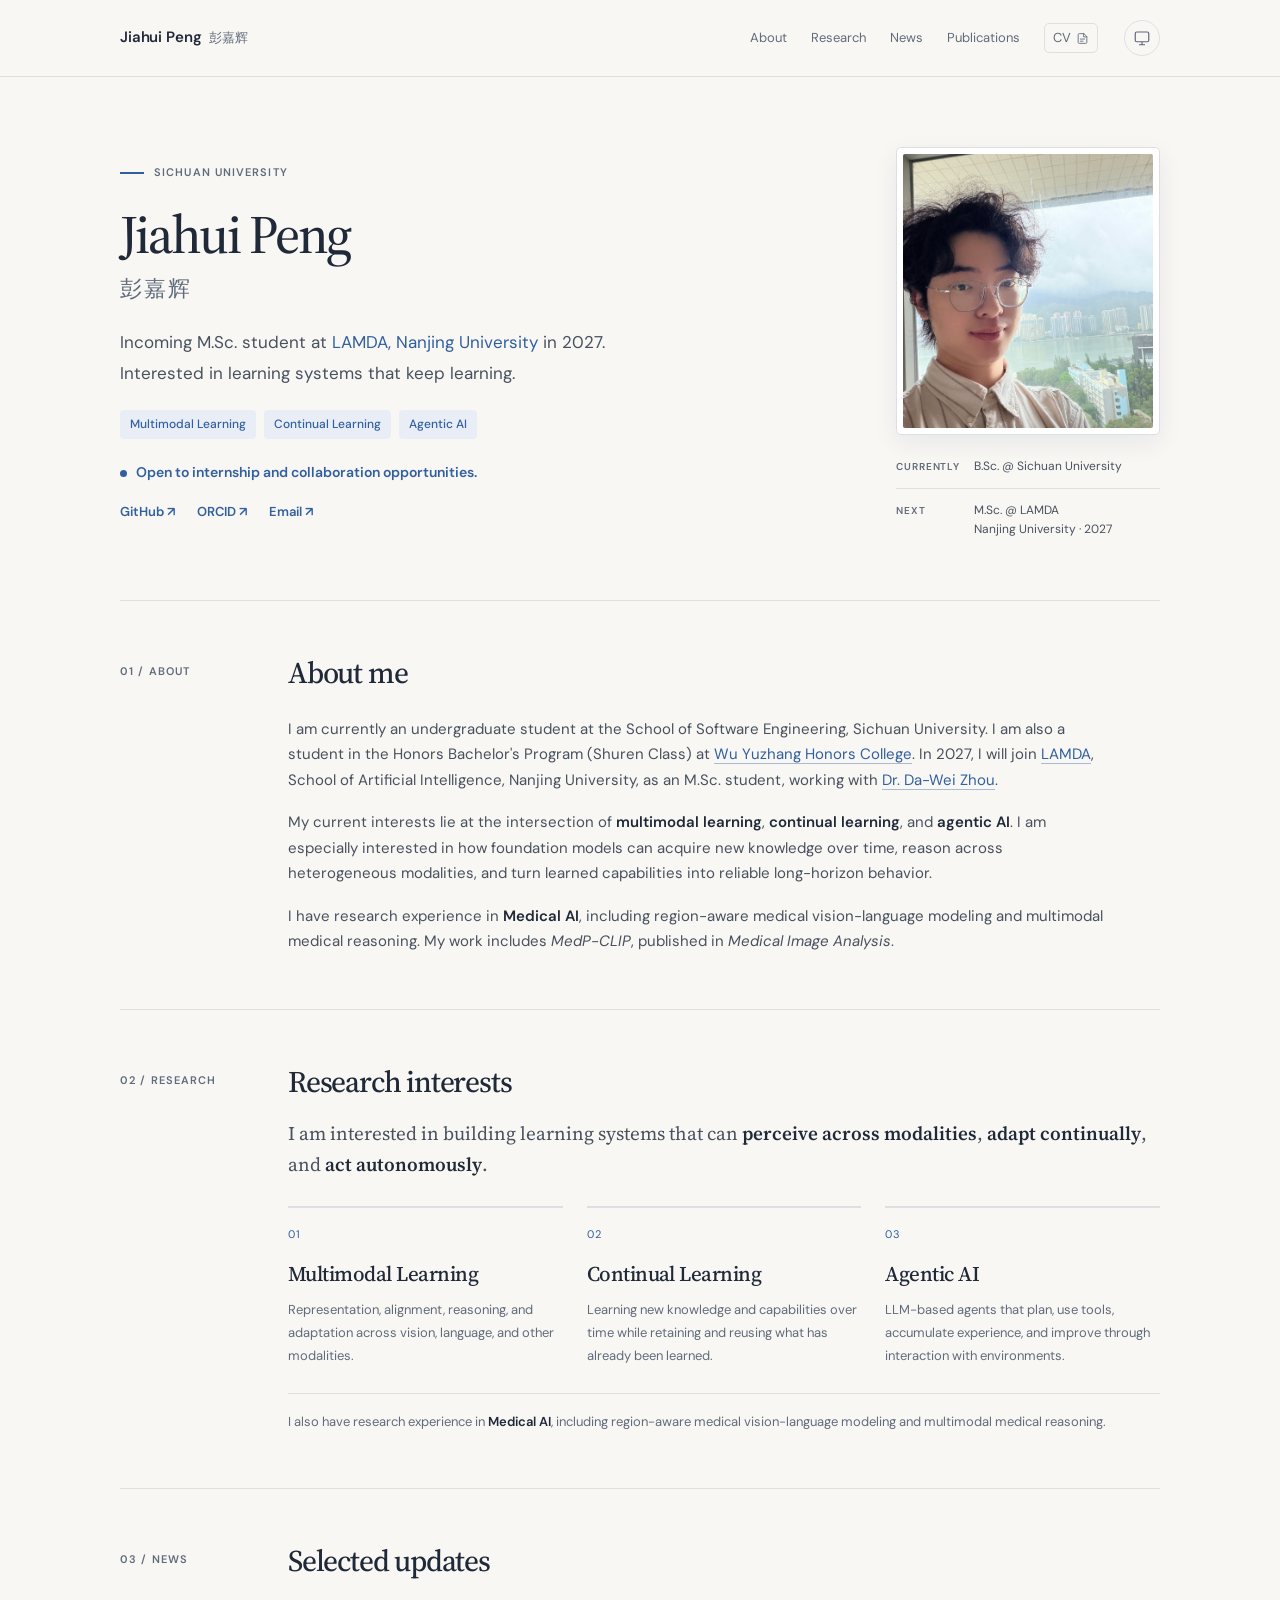
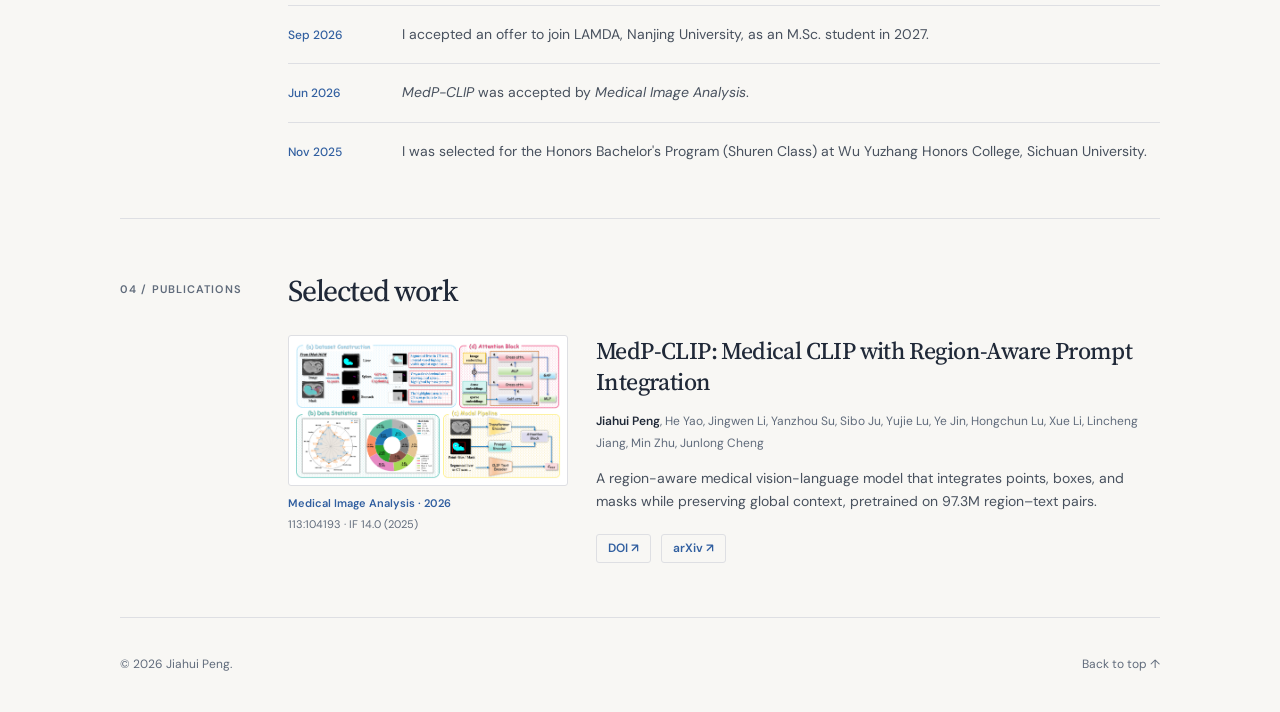
<file: index.html>
<!doctype html>
<html lang="en">
<head>
  <meta charset="utf-8" />
  <meta name="viewport" content="width=device-width, initial-scale=1" />
  <meta name="description" content="Jiahui Peng — multimodal learning, continual learning, and agentic AI." />
  <meta name="color-scheme" content="dark light" />
  <meta name="darkreader-lock" />
  <meta name="theme-color" content="#171b24" />
  <script src="script.js"></script>
  <meta property="og:title" content="Jiahui Peng | 彭嘉辉" />
  <meta property="og:description" content="Multimodal Learning · Continual Learning · Agentic AI" />
  <meta property="og:type" content="website" />
  <meta property="og:url" content="https://jh-peng.github.io/" />
  <meta property="og:image" content="https://jh-peng.github.io/assets/ava.JPG" />
  <meta property="og:image:alt" content="Portrait of Jiahui Peng" />
  <link rel="canonical" href="https://jh-peng.github.io/" />
  <title>Jiahui Peng | 彭嘉辉</title>
  <link rel="icon" href="assets/favicon.svg" type="image/svg+xml" />
  <link rel="preconnect" href="https://fonts.googleapis.com" />
  <link rel="preconnect" href="https://fonts.gstatic.com" crossorigin />
  <link href="https://fonts.googleapis.com/css2?family=DM+Sans:wght@400;500;600;700&family=Source+Serif+4:opsz,wght@8..60,500;8..60,600&display=swap" rel="stylesheet" />
  <link rel="stylesheet" href="style.css" />
</head>
<body>
  <a class="skip-link" href="#top">Skip to content</a>
  <header class="site-header">
    <div class="nav-wrap">
      <a class="brand" href="#top" aria-label="Jiahui Peng home">
        <span>Jiahui Peng <span class="brand-cn">彭嘉辉</span></span>
      </a>
      <button class="theme-toggle" type="button" aria-label="Theme: System. Switch to light mode" hidden>
        <svg class="icon-system" viewBox="0 0 24 24" fill="none" stroke="currentColor" stroke-width="1.6" aria-hidden="true"><rect x="3" y="4" width="18" height="13" rx="2"/><path d="M8 21h8m-4-4v4"/></svg>
        <svg class="icon-moon" viewBox="0 0 24 24" fill="none" stroke="currentColor" stroke-width="1.6" aria-hidden="true"><path d="M20.4 13.3A8.5 8.5 0 0 1 10.7 3.6a8.5 8.5 0 1 0 9.7 9.7Z" /></svg>
        <svg class="icon-sun" viewBox="0 0 24 24" fill="none" stroke="currentColor" stroke-width="1.6" aria-hidden="true"><circle cx="12" cy="12" r="4"/><path d="M12 2v2m0 16v2M2 12h2m16 0h2M4.9 4.9l1.4 1.4m11.4 11.4 1.4 1.4m0-14.2-1.4 1.4M6.3 17.7l-1.4 1.4"/></svg>
      </button>
      <nav class="nav" aria-label="Primary navigation">
        <a href="#about">About</a>
        <a href="#research">Research</a>
        <a href="#news">News</a>
        <a href="#publications">Publications</a>
        <a class="nav-page" href="cv.html" aria-label="CV (separate page)" title="Open CV page">CV <svg viewBox="0 0 24 24" fill="none" stroke="currentColor" stroke-width="1.6" stroke-linecap="round" stroke-linejoin="round" aria-hidden="true"><path d="M14 3H6a2 2 0 0 0-2 2v14a2 2 0 0 0 2 2h12a2 2 0 0 0 2-2V9Z"/><path d="M14 3v6h6M8 13h8M8 17h5"/></svg></a>
      </nav>
    </div>
  </header>

  <main id="top" tabindex="-1">
    <section class="hero shell">
      <div class="hero-copy">
        <p class="eyebrow">Sichuan University</p>
        <h1>Jiahui Peng <span>彭嘉辉</span></h1>
        <p class="hero-lede">
          Incoming M.Sc. student at <a href="https://www.lamda.nju.edu.cn/" target="_blank" rel="noreferrer">LAMDA, Nanjing University</a> in 2027.<br />
          Interested in learning systems that keep learning.
        </p>
        <ul class="interest-tags" aria-label="Research interests">
          <li>Multimodal Learning</li>
          <li>Continual Learning</li>
          <li>Agentic AI</li>
        </ul>
        <p class="opportunity-note"><span class="opportunity-dot" aria-hidden="true"></span>Open to internship and collaboration opportunities.</p>
        <div class="hero-links" aria-label="Profile links">
          <a href="https://github.com/jh-peng" target="_blank" rel="noreferrer">GitHub ↗</a>
          <a href="https://orcid.org/0009-0007-1012-2414" target="_blank" rel="noreferrer">ORCID ↗</a>
          <a href="mailto:jh.peng05@outlook.com">Email ↗</a>
        </div>
      </div>

      <aside class="identity-card" aria-label="Profile summary">
        <div class="portrait-frame">
          <img class="portrait" src="assets/ava.JPG" alt="Portrait of Jiahui Peng" title="Taken at S.H. Ho College, The Chinese University of Hong Kong." width="2316" height="3088" fetchpriority="high" />
        </div>
        <div class="identity-meta">
          <p class="identity-role">Currently</p>
          <p>B.Sc. @ Sichuan University</p>
          <div class="divider"></div>
          <p class="identity-role">Next</p>
          <p>M.Sc. @ LAMDA<br />Nanjing University · 2027</p>
        </div>
      </aside>
    </section>

    <section id="about" class="section shell two-col">
      <div class="section-kicker">01 / About</div>
      <div class="section-body prose">
        <h2>About me</h2>
        <p>
          I am currently an undergraduate student at the School of Software Engineering, Sichuan University.
          I am also a student in the Honors Bachelor's Program (Shuren Class) at
          <a href="https://www.scu.edu.cn/wyzxy/" target="_blank" rel="noreferrer">Wu Yuzhang Honors College</a>. In 2027,
          I will join <a href="https://www.lamda.nju.edu.cn/" target="_blank" rel="noreferrer">LAMDA</a>,
          School of Artificial Intelligence, Nanjing University, as an M.Sc. student, working with
          <a href="https://www.lamda.nju.edu.cn/zhoudw/" target="_blank" rel="noreferrer">Dr. Da-Wei Zhou</a>.
        </p>
        <p>
          My current interests lie at the intersection of <strong>multimodal learning</strong>,
          <strong>continual learning</strong>, and <strong>agentic AI</strong>. I am especially interested in
          how foundation models can acquire new knowledge over time, reason across heterogeneous modalities,
          and turn learned capabilities into reliable long-horizon behavior.
        </p>
        <p>
          I have research experience in <strong>Medical AI</strong>, including region-aware medical
          vision-language modeling and multimodal medical reasoning. My work includes <em>MedP-CLIP</em>,
          published in <em>Medical Image Analysis</em>.
        </p>
      </div>
    </section>

    <section id="research" class="section shell two-col">
      <div class="section-kicker">02 / Research</div>
      <div class="section-body">
        <h2>Research interests</h2>
        <p class="research-intro">
          I am interested in building learning systems that can <strong>perceive across modalities</strong>,
          <strong>adapt continually</strong>, and <strong>act autonomously</strong>.
        </p>
        <div class="research-grid">
          <article class="research-card">
            <span class="card-index">01</span>
            <h3>Multimodal Learning</h3>
            <p>Representation, alignment, reasoning, and adaptation across vision, language, and other modalities.</p>
          </article>
          <article class="research-card">
            <span class="card-index">02</span>
            <h3>Continual Learning</h3>
            <p>Learning new knowledge and capabilities over time while retaining and reusing what has already been learned.</p>
          </article>
          <article class="research-card">
            <span class="card-index">03</span>
            <h3>Agentic AI</h3>
            <p>LLM-based agents that plan, use tools, accumulate experience, and improve through interaction with environments.</p>
          </article>
        </div>
        <p class="research-note">
          I also have research experience in <strong>Medical AI</strong>, including region-aware medical
          vision-language modeling and multimodal medical reasoning.
        </p>
      </div>
    </section>

    <section id="news" class="section shell two-col">
      <div class="section-kicker">03 / News</div>
      <div class="section-body">
        <div class="section-title-row">
          <h2>Selected updates</h2>
        </div>
        <div class="timeline">
          <article class="timeline-item">
            <time datetime="2026-09">Sep 2026</time>
            <p>I accepted an offer to join LAMDA, Nanjing University, as an M.Sc. student in 2027.</p>
          </article>
          <article class="timeline-item">
            <time datetime="2026-06">Jun 2026</time>
            <p><em>MedP-CLIP</em> was accepted by <em>Medical Image Analysis</em>.</p>
          </article>
          <article class="timeline-item">
            <time datetime="2025-11">Nov 2025</time>
            <p>I was selected for the Honors Bachelor's Program (Shuren Class) at Wu Yuzhang Honors College, Sichuan University.</p>
          </article>
        </div>
      </div>
    </section>

    <section id="publications" class="section shell two-col publication-section">
      <div class="section-kicker">04 / Publications</div>
      <div class="section-body">
        <h2>Selected work</h2>
        <article class="publication-card">
          <figure class="pub-figure">
            <a class="pub-visual" href="assets/medp-clip-figure2.png" target="_blank" rel="noreferrer" aria-label="View MedP-CLIP Figure 2 at full size">
              <img src="assets/medp-clip-figure2.png" alt="MedP-CLIP Figure 2: dataset construction, data statistics, model pipeline, and attention block" width="2381" height="1226" loading="lazy" />
            </a>
            <figcaption>
              <span class="pub-venue">Medical Image Analysis · 2026</span>
              <span class="pub-metrics">113:104193 · IF 14.0 (2025)</span>
            </figcaption>
          </figure>
          <div class="pub-copy">
            <h3>MedP-CLIP: Medical CLIP with Region-Aware Prompt Integration</h3>
            <p class="authors"><strong>Jiahui Peng</strong>, He Yao, Jingwen Li, Yanzhou Su, Sibo Ju, Yujie Lu, Ye Jin, Hongchun Lu, Xue Li, Lincheng Jiang, Min Zhu, Junlong Cheng</p>
            <p class="pub-desc">
              A region-aware medical vision-language model that integrates points, boxes, and masks while preserving global context, pretrained on 97.3M region–text pairs.
            </p>
            <div class="pub-links">
              <a href="https://doi.org/10.1016/j.media.2026.104193" target="_blank" rel="noreferrer">DOI ↗</a>
              <a href="https://arxiv.org/abs/2604.11197" target="_blank" rel="noreferrer">arXiv ↗</a>
            </div>
          </div>
        </article>
      </div>
    </section>
  </main>

  <footer class="site-footer shell">
    <p>© <span id="year"></span> Jiahui Peng.</p>
    <a class="back-to-top" href="#top">Back to top ↑</a>
  </footer>
</body>
</html>
</file>
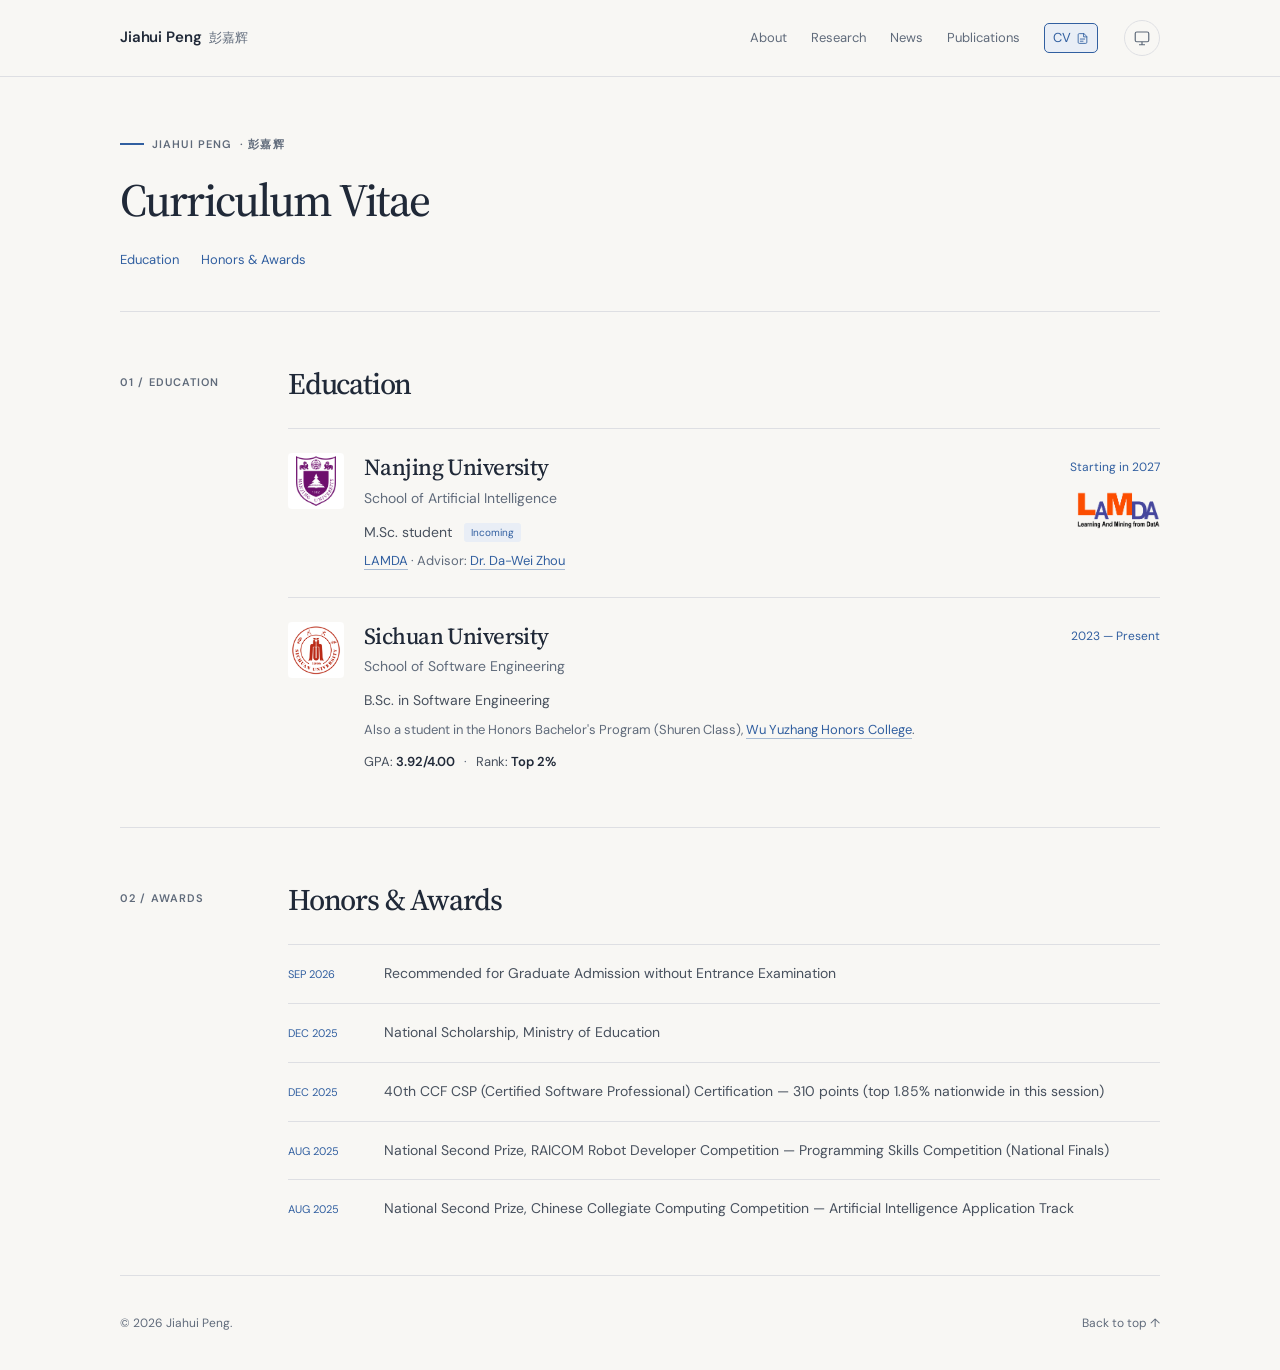
<file: cv.html>
<!doctype html>
<html lang="en">
<head>
  <meta charset="utf-8" />
  <meta name="viewport" content="width=device-width, initial-scale=1" />
  <meta name="description" content="Jiahui Peng — education, honors, and awards." />
  <meta name="color-scheme" content="dark light" />
  <meta name="darkreader-lock" />
  <meta name="theme-color" content="#171b24" />
  <script src="script.js"></script>
  <meta property="og:title" content="CV | Jiahui Peng" />
  <meta property="og:description" content="Education, honors, and awards of Jiahui Peng." />
  <meta property="og:type" content="website" />
  <meta property="og:url" content="https://jh-peng.github.io/cv.html" />
  <link rel="canonical" href="https://jh-peng.github.io/cv.html" />
  <title>CV | Jiahui Peng · 彭嘉辉</title>
  <link rel="icon" href="assets/favicon.svg" type="image/svg+xml" />
  <link rel="preconnect" href="https://fonts.googleapis.com" />
  <link rel="preconnect" href="https://fonts.gstatic.com" crossorigin />
  <link href="https://fonts.googleapis.com/css2?family=DM+Sans:wght@400;500;600;700&family=Source+Serif+4:opsz,wght@8..60,500;8..60,600&display=swap" rel="stylesheet" />
  <link rel="stylesheet" href="style.css" />
</head>
<body>
  <a class="skip-link" href="#top">Skip to content</a>
  <header class="site-header">
    <div class="nav-wrap">
      <a class="brand" href="index.html" aria-label="Jiahui Peng home">
        <span>Jiahui Peng <span class="brand-cn">彭嘉辉</span></span>
      </a>
      <button class="theme-toggle" type="button" aria-label="Theme: System. Switch to light mode" hidden>
        <svg class="icon-system" viewBox="0 0 24 24" fill="none" stroke="currentColor" stroke-width="1.6" aria-hidden="true"><rect x="3" y="4" width="18" height="13" rx="2"/><path d="M8 21h8m-4-4v4"/></svg>
        <svg class="icon-moon" viewBox="0 0 24 24" fill="none" stroke="currentColor" stroke-width="1.6" aria-hidden="true"><path d="M20.4 13.3A8.5 8.5 0 0 1 10.7 3.6a8.5 8.5 0 1 0 9.7 9.7Z" /></svg>
        <svg class="icon-sun" viewBox="0 0 24 24" fill="none" stroke="currentColor" stroke-width="1.6" aria-hidden="true"><circle cx="12" cy="12" r="4"/><path d="M12 2v2m0 16v2M2 12h2m16 0h2M4.9 4.9l1.4 1.4m11.4 11.4 1.4 1.4m0-14.2-1.4 1.4M6.3 17.7l-1.4 1.4"/></svg>
      </button>
      <nav class="nav" aria-label="Primary navigation">
        <a href="index.html#about">About</a>
        <a href="index.html#research">Research</a>
        <a href="index.html#news">News</a>
        <a href="index.html#publications">Publications</a>
        <a class="nav-page" href="cv.html" aria-current="page" aria-label="CV (separate page)" title="CV page">CV <svg viewBox="0 0 24 24" fill="none" stroke="currentColor" stroke-width="1.6" stroke-linecap="round" stroke-linejoin="round" aria-hidden="true"><path d="M14 3H6a2 2 0 0 0-2 2v14a2 2 0 0 0 2 2h12a2 2 0 0 0 2-2V9Z"/><path d="M14 3v6h6M8 13h8M8 17h5"/></svg></a>
      </nav>
    </div>
  </header>

  <main id="top" class="cv-page" tabindex="-1">
    <header class="cv-header shell">
      <p class="eyebrow">Jiahui Peng <span lang="zh">· 彭嘉辉</span></p>
      <h1>Curriculum Vitae</h1>
      <nav class="cv-toc" aria-label="CV sections">
        <a href="#education">Education</a>
        <a href="#honors">Honors &amp; Awards</a>
      </nav>
    </header>

    <section id="education" class="section shell">
      <div class="section-kicker">01 / Education</div>
      <div class="section-body">
        <h2>Education</h2>
        <div class="cv-entries">
          <article class="cv-entry">
            <!-- Official JPEG emblem: https://ndbgs.nju.edu.cn/zlxz/bsbz/20231012/i251602.html -->
            <img class="cv-logo" src="assets/nju-logo.jpg" alt="Nanjing University emblem" width="1723" height="2160">
            <div class="cv-entry-copy">
              <h3>Nanjing University</h3>
              <p class="cv-school">School of Artificial Intelligence</p>
              <p class="cv-degree">M.Sc. student <span class="cv-status">Incoming</span></p>
              <p class="cv-detail"><a href="https://www.lamda.nju.edu.cn/" target="_blank" rel="noreferrer">LAMDA</a> · Advisor: <a href="https://www.lamda.nju.edu.cn/zhoudw/" target="_blank" rel="noreferrer">Dr. Da-Wei Zhou</a></p>
            </div>
            <div class="cv-entry-aside">
              <p class="cv-date">Starting in <time datetime="2027">2027</time></p>
              <a class="cv-lab-link" href="https://www.lamda.nju.edu.cn/" target="_blank" rel="noreferrer" aria-label="LAMDA group website">
                <!-- Original logo: https://www.lamda.nju.edu.cn/images/pub/lamda.png -->
                <img class="cv-lab-logo" src="assets/lamda-logo.png" alt="LAMDA — Learning And Mining from DatA" width="1800" height="771">
              </a>
            </div>
          </article>
          <article class="cv-entry">
            <!-- Emblem rendered from page 5 of https://scu.edu.cn/wj/1402363144357573-1402363144360249.pdf -->
            <img class="cv-logo" src="assets/scu-logo.png" alt="Sichuan University emblem" width="1204" height="1204">
            <div class="cv-entry-copy">
              <h3>Sichuan University</h3>
              <p class="cv-school">School of Software Engineering</p>
              <p class="cv-degree">B.Sc. in Software Engineering</p>
              <p class="cv-detail">Also a student in the Honors Bachelor's Program (Shuren Class), <a href="https://www.scu.edu.cn/wyzxy/" target="_blank" rel="noreferrer">Wu Yuzhang Honors College</a>.</p>
              <p class="cv-academic">GPA: <strong>3.92/4.00</strong> <span aria-hidden="true">·</span> Rank: <strong>Top 2%</strong></p>
            </div>
            <p class="cv-date"><time datetime="2023">2023</time> — Present</p>
          </article>
        </div>
      </div>
    </section>

    <section id="honors" class="section shell">
      <div class="section-kicker">02 / Awards</div>
      <div class="section-body">
        <h2>Honors &amp; Awards</h2>
        <div class="cv-honors">
          <article class="cv-honor">
            <time datetime="2026-09">Sep 2026</time>
            <p>Recommended for Graduate Admission without Entrance Examination</p>
          </article>
          <article class="cv-honor">
            <time datetime="2025-12">Dec 2025</time>
            <p>National Scholarship, Ministry of Education</p>
          </article>
          <article class="cv-honor">
            <time datetime="2025-12">Dec 2025</time>
            <p>40th CCF CSP (Certified Software Professional) Certification — 310 points (top 1.85% nationwide in this session)</p>
          </article>
          <article class="cv-honor">
            <time datetime="2025-08">Aug 2025</time>
            <p>National Second Prize, RAICOM Robot Developer Competition — Programming Skills Competition (National Finals)</p>
          </article>
          <article class="cv-honor">
            <time datetime="2025-08">Aug 2025</time>
            <p>National Second Prize, Chinese Collegiate Computing Competition — Artificial Intelligence Application Track</p>
          </article>
        </div>
      </div>
    </section>
  </main>

  <footer class="site-footer shell">
    <p>© <span id="year"></span> Jiahui Peng.</p>
    <a class="back-to-top" href="#top">Back to top ↑</a>
  </footer>
</body>
</html>
</file>
<file: style.css>
:root {
  color-scheme: only dark;
  --bg: #171b24;
  --surface: #202736;
  --ink: #e8ebf2;
  --body: #bdc5d2;
  --muted: #a0adbf;
  --line: #333d4d;
  --accent: #9ebff2;
  --accent-soft: #24334a;
  --portrait-border: #333d4d;
  --serif: "Source Serif 4", Georgia, serif;
  --sans: "DM Sans", -apple-system, BlinkMacSystemFont, "Segoe UI", sans-serif;
  --max: 1040px;
}

:root[data-theme="light"] {
  color-scheme: only light;
  --bg: #f8f7f4;
  --surface: #eeeff3;
  --ink: #202938;
  --body: #48515e;
  --muted: #606b7b;
  --line: #dedfe3;
  --accent: #315fa0;
  --accent-soft: #e9eef6;
  --portrait-border: #fff;
}

@media (prefers-color-scheme: light) {
  :root:not([data-theme]) {
    color-scheme: only light;
    --bg: #f8f7f4;
    --surface: #eeeff3;
    --ink: #202938;
    --body: #48515e;
    --muted: #606b7b;
    --line: #dedfe3;
    --accent: #315fa0;
    --accent-soft: #e9eef6;
    --portrait-border: #fff;
  }
}

* { box-sizing: border-box; }
html { scroll-behavior: auto; scroll-padding-top: 100px; }
body {
  margin: 0;
  background: var(--bg);
  color: var(--ink);
  font-family: var(--sans);
  font-size: 15px;
  line-height: 1.7;
  -webkit-font-smoothing: antialiased;
}
a { color: var(--accent); text-decoration-color: color-mix(in srgb, var(--accent) 40%, transparent); text-underline-offset: 4px; }
a:hover { text-decoration-color: var(--accent); }
button { font: inherit; }
[hidden] { display: none !important; }
.shell { width: min(calc(100% - 64px), var(--max)); margin: 0 auto; }
.skip-link { position: fixed; left: 20px; top: -100px; z-index: 50; padding: 10px 16px; background: var(--bg); border: 1px solid var(--accent); }
.skip-link:focus { top: 12px; }

.site-header {
  position: sticky;
  top: 0;
  z-index: 20;
  background: color-mix(in srgb, var(--bg) 94%, transparent);
  backdrop-filter: blur(16px);
  border-bottom: 1px solid var(--line);
}
.nav-wrap {
  width: min(calc(100% - 64px), var(--max));
  min-height: 76px;
  margin: 0 auto;
  display: flex;
  align-items: center;
  gap: 26px;
}
.brand { display: inline-flex; align-items: center; gap: 11px; color: var(--ink); text-decoration: none; font-weight: 600; letter-spacing: -.01em; margin-right: auto; }
.brand-cn { color: var(--muted); font-size: 13px; font-weight: 500; margin-left: 4px; }
.nav { display: flex; gap: 24px; font-size: 13px; order: 1; }
.nav a { position: relative; text-decoration: none; color: var(--muted); padding: 8px 0; }
.nav a:hover, .nav a[aria-current] { color: var(--accent); }
.nav a[aria-current]::after { content: ""; position: absolute; bottom: 2px; left: 0; right: 0; height: 2px; background: var(--accent); }
.nav .nav-page { display: inline-flex; align-items: center; align-self: center; gap: 5px; padding: 3px 8px; border: 1px solid var(--line); border-radius: 5px; }
.nav-page svg { width: 13px; height: 13px; flex-shrink: 0; }
.nav .nav-page:hover, .nav .nav-page[aria-current] { border-color: var(--accent); background: var(--accent-soft); }
.nav .nav-page[aria-current]::after { content: none; }
.theme-toggle { order: 2; width: 36px; height: 36px; display: grid; place-items: center; flex-shrink: 0; border: 1px solid var(--line); border-radius: 50%; color: var(--muted); background: transparent; cursor: pointer; }
.theme-toggle:hover { color: var(--accent); background: var(--accent-soft); }
.theme-toggle svg { width: 18px; height: 18px; }
.theme-toggle svg { display: none; }
[data-theme-preference="system"] .icon-system,
[data-theme-preference="light"] .icon-sun,
[data-theme-preference="dark"] .icon-moon { display: block; }

.hero {
  padding: 70px 0 60px;
  display: grid;
  grid-template-columns: minmax(0, 1fr) 264px;
  gap: clamp(40px, 7vw, 92px);
  align-items: center;
  border-bottom: 1px solid var(--line);
}
.eyebrow, .section-kicker, .pub-venue, .identity-role { font-size: 11px; font-weight: 600; letter-spacing: .1em; text-transform: uppercase; color: var(--muted); }
.eyebrow { display: flex; align-items: center; gap: 10px; margin: 0 0 22px; }
.eyebrow::before { content: ""; width: 24px; height: 2px; background: var(--accent); flex-shrink: 0; }
.hero h1, .section-body h2 { font-family: var(--serif); font-weight: 500; letter-spacing: -.04em; }
.hero h1 { margin: 0 0 26px; font-size: clamp(40px, 5vw, 54px); line-height: 1.12; }
.hero h1 span { display: block; color: var(--muted); font-size: 22px; letter-spacing: .1em; margin-top: 12px; font-family: var(--sans); font-weight: 400; }
.hero-lede { margin: 0; font-size: 17px; line-height: 1.8; color: var(--body); }
.hero-lede a { text-decoration: none; }
.interest-tags { display: flex; flex-wrap: wrap; gap: 8px; padding: 0; margin: 22px 0 0; list-style: none; }
.interest-tags li { padding: 4px 10px; color: var(--accent); background: var(--accent-soft); border-radius: 4px; font-size: 12px; font-weight: 500; }
.opportunity-note { display: flex; align-items: baseline; gap: 9px; margin: 22px 0 0; color: var(--accent); font-size: 14px; font-weight: 600; line-height: 1.6; }
.opportunity-dot { width: 7px; height: 7px; flex-shrink: 0; border-radius: 50%; background: currentColor; }
.opportunity-note + .hero-links { margin-top: 18px; }
.hero-links { display: flex; gap: 22px; flex-wrap: wrap; margin-top: 30px; font-size: 13px; }
.hero-links a, .pub-links a { font-weight: 600; text-decoration: none; }
.hero-links a:hover, .pub-links a:hover { text-decoration: underline; }
.portrait-frame { padding: 6px; background: var(--portrait-border); border: 1px solid var(--line); border-radius: 5px; box-shadow: 0 8px 26px rgb(16 32 55 / 7%); }
.portrait { display: block; width: 100%; height: 274px; object-fit: cover; object-position: 50% 78%; border-radius: 2px; }
.identity-meta { margin-top: 22px; color: var(--body); font-size: 12px; line-height: 1.6; display: grid; grid-template-columns: 62px minmax(0, 1fr); gap: 5px 16px; }
.identity-meta p { margin: 0; }
.identity-role { font-size: 10px; letter-spacing: .09em; grid-column: 1; padding-top: 2px; }
.identity-meta > p:not(.identity-role) { grid-column: 2; }
.divider { height: 1px; background: var(--line); margin: 7px 0; grid-column: 1 / -1; }

.section { padding: 54px 0; display: grid; grid-template-columns: 132px minmax(0, 1fr); gap: 36px; border-bottom: 1px solid var(--line); }
.section-kicker { padding-top: 7px; }
.section-body h2 { font-size: 30px; line-height: 1.2; margin: 0 0 26px; }
.prose { max-width: 820px; }
.prose p { margin: 0 0 17px; font-size: 15px; color: var(--body); }
.prose p:last-child { margin-bottom: 0; }
.prose strong { color: var(--ink); font-weight: 600; }
.research-intro { margin: -8px 0 26px; color: var(--body); font-family: var(--serif); font-size: 19px; line-height: 1.65; }
.research-intro strong { color: var(--ink); font-weight: 600; }
.research-grid { display: grid; grid-template-columns: repeat(3, minmax(0, 1fr)); gap: 24px; }
.research-card { padding-top: 17px; border-top: 2px solid var(--line); }
.card-index { display: block; margin-bottom: 16px; color: var(--accent); font-size: 11px; letter-spacing: .08em; }
.research-card h3 { font-family: var(--serif); font-weight: 500; font-size: 21px; line-height: 1.3; margin: 0 0 12px; letter-spacing: -.025em; }
.research-card p { margin: 0; color: var(--muted); font-size: 13px; line-height: 1.75; }
.research-note { margin: 26px 0 0; padding-top: 17px; border-top: 1px solid var(--line); color: var(--muted); font-size: 13px; }
.research-note strong { color: var(--ink); font-weight: 600; }
.timeline { border-top: 1px solid var(--line); }
.timeline-item { display: grid; grid-template-columns: 90px 1fr; gap: 24px; padding: 17px 0; border-bottom: 1px solid var(--line); }
.timeline-item:last-child { border-bottom: 0; padding-bottom: 0; }
.timeline-item time { font-size: 12px; font-weight: 500; color: var(--accent); padding-top: 2px; }
.timeline-item p { margin: 0; font-size: 14px; color: var(--body); }
.publication-card { display: grid; grid-template-columns: 280px minmax(0, 1fr); gap: 28px; }
.pub-figure { margin: 0; align-self: start; }
.pub-visual { display: block; padding: 6px; background: #fff; border: 1px solid var(--line); border-radius: 3px; }
.pub-visual:hover { border-color: var(--accent); }
.pub-visual img { display: block; width: 100%; height: auto; }
.pub-figure figcaption { margin-top: 9px; font-size: 11px; color: var(--muted); line-height: 1.6; }
.pub-venue { display: block; font-size: 11px; letter-spacing: 0; text-transform: none; color: var(--accent); }
.pub-metrics { display: block; margin-top: 3px; }
.pub-copy h3 { font-family: var(--serif); font-weight: 500; font-size: 24px; line-height: 1.3; letter-spacing: -.025em; margin: 0 0 14px; }
.authors { color: var(--muted); font-size: 12px; line-height: 1.8; margin: 0; }
.authors strong { color: var(--ink); font-weight: 600; }
.pub-desc { color: var(--body); font-size: 14px; margin: 12px 0 0; }
.pub-links { display: flex; gap: 10px; margin-top: 20px; font-size: 12px; }
.pub-links a { border: 1px solid var(--line); padding: 3px 11px; border-radius: 3px; }
.pub-links a:hover { background: var(--accent-soft); text-decoration: none; border-color: var(--accent); }
.site-footer { min-height: 94px; display: flex; justify-content: space-between; align-items: center; gap: 24px; color: var(--muted); font-size: 12px; }
.back-to-top { color: var(--muted); text-decoration: none; }
.back-to-top:hover { color: var(--accent); }
a:focus-visible, button:focus-visible { outline: 2px solid var(--accent); outline-offset: 5px; }
main:focus { outline: none; }
::selection { background: var(--accent); color: var(--bg); }

.cv-header { padding: 58px 0 40px; border-bottom: 1px solid var(--line); }
.cv-header .eyebrow { gap: 8px; margin-bottom: 18px; }
.cv-header h1 { margin: 0; font-family: var(--serif); font-size: clamp(36px, 4vw, 46px); font-weight: 500; line-height: 1.2; letter-spacing: -.04em; }
.cv-toc { display: flex; gap: 22px; margin-top: 22px; font-size: 13px; }
.cv-toc a { text-decoration: none; }
.cv-toc a:hover { text-decoration: underline; }
.cv-entries { border-top: 1px solid var(--line); }
.cv-entry { display: grid; grid-template-columns: 56px minmax(0, 1fr) 152px; column-gap: 20px; row-gap: 8px; padding: 24px 0; border-bottom: 1px solid var(--line); }
.cv-logo { display: block; width: 56px; height: 56px; object-fit: contain; padding: 3px; background: #fff; border-radius: 4px; }
.cv-entry-copy { min-width: 0; }
.cv-entry:last-child { border-bottom: 0; padding-bottom: 0; }
.cv-entry h3 { margin: 0 0 4px; font-family: var(--serif); font-weight: 500; font-size: 23px; line-height: 1.3; letter-spacing: -.025em; }
.cv-entry p { margin: 0; }
.cv-school { color: var(--muted); font-size: 14px; }
.cv-degree { color: var(--body); font-size: 14px; padding-top: 10px; }
.cv-status { display: inline-block; margin-left: 8px; padding: 1px 7px; border-radius: 3px; background: var(--accent-soft); color: var(--accent); font-size: 10px; vertical-align: 1px; }
.cv-detail { color: var(--muted); font-size: 13px; padding-top: 6px; }
.cv-entry-aside { display: flex; flex-direction: column; align-items: flex-end; gap: 14px; }
.cv-lab-link { display: block; }
.cv-lab-link:hover { opacity: .8; }
.cv-lab-logo { display: block; width: 88px; height: auto; filter: brightness(0) invert(1); }
:root[data-theme="light"] .cv-lab-logo { filter: none; }
@media (prefers-color-scheme: light) {
  :root:not([data-theme]) .cv-lab-logo { filter: none; }
}
.cv-academic { color: var(--body); font-size: 13px; padding-top: 10px; }
.cv-academic strong { color: var(--ink); font-weight: 600; }
.cv-academic span { padding: 0 6px; color: var(--muted); }
.cv-date { text-align: right; color: var(--accent); font-size: 12px; padding-top: 4px; }
.cv-honors { border-top: 1px solid var(--line); }
.cv-honor { display: grid; grid-template-columns: 72px minmax(0, 1fr); gap: 24px; padding: 17px 0; border-bottom: 1px solid var(--line); }
.cv-honor:last-child { border-bottom: 0; padding-bottom: 0; }
.cv-honor time { color: var(--accent); font-size: 11px; padding-top: 3px; text-transform: uppercase; white-space: nowrap; }
.cv-honor p { margin: 0; color: var(--body); font-size: 14px; }

@media (max-width: 900px) {
  .brand-cn { display: none; }
  .nav-wrap { gap: 20px; }
  .nav { gap: 20px; }
  .hero { grid-template-columns: minmax(0, 1fr) 224px; gap: 36px; padding: 52px 0; }
  .portrait { height: 240px; }
  .hero-lede { font-size: 15px; }
  .identity-meta { grid-template-columns: 62px minmax(0, 1fr); gap: 5px 12px; }
  .section { grid-template-columns: 105px minmax(0, 1fr); gap: 24px; padding: 44px 0; }
  .research-grid { gap: 18px; }
  .research-card h3 { font-size: 19px; }
  .publication-card { grid-template-columns: 1fr; gap: 24px; }
  .pub-figure { width: 100%; max-width: 480px; }
}

@media (max-width: 680px) {
  html { scroll-padding-top: 130px; }
  .shell, .nav-wrap { width: calc(100% - 40px); }
  .nav-wrap { flex-wrap: wrap; gap: 8px 16px; padding: 12px 0 8px; }
  .brand { font-size: 14px; }
  .brand-cn { display: inline; font-size: 12px; }
  .theme-toggle { order: 0; width: 32px; height: 32px; }
  .nav { order: 1; width: 100%; justify-content: space-between; gap: 12px; font-size: 12px; }
  .hero { grid-template-columns: minmax(0, 1fr) 166px; gap: 26px; padding: 40px 0; align-items: start; }
  .hero h1 { font-size: 35px; }
  .hero h1 span { font-size: 19px; }
  .eyebrow { line-height: 1.7; font-size: 10px; margin-bottom: 16px; gap: 8px; }
  .eyebrow::before { width: 16px; }
  .hero-lede { font-size: 14px; }
  .interest-tags { gap: 6px; margin-top: 18px; }
  .interest-tags li { font-size: 11px; }
  .hero-links { gap: 16px; margin-top: 22px; }
  .portrait { height: 184px; }
  .identity-meta { margin-top: 16px; grid-template-columns: 1fr; font-size: 11px; }
  .identity-role, .identity-meta > p:not(.identity-role) { grid-column: 1; }
  .divider { margin: 5px 0; }
  .section { grid-template-columns: 1fr; gap: 14px; padding: 36px 0; }
  .section-kicker { padding-top: 0; font-size: 10px; }
  .section-body h2 { font-size: 28px; margin-bottom: 22px; }
  .research-card h3 { font-size: 20px; }
  .publication-card { gap: 20px; }
  .pub-copy h3 { font-size: 22px; }
  .cv-header { padding: 38px 0 30px; }
  .cv-entry { grid-template-columns: 48px minmax(0, 1fr) 114px; column-gap: 16px; }
  .cv-logo { width: 48px; height: 48px; }
  .cv-entry h3 { font-size: 22px; }
}

@media (max-width: 480px) {
  .hero { display: flex; flex-direction: column; gap: 32px; }
  .hero h1 { font-size: 42px; margin-bottom: 22px; }
  .hero h1 span { font-size: 20px; }
  .hero-lede { font-size: 15px; }
  .identity-card { display: grid; grid-template-columns: 152px minmax(0, 1fr); gap: 22px; align-items: center; width: 100%; }
  .portrait { height: 172px; }
  .identity-meta { margin-top: 0; font-size: 12px; }
  .research-grid { grid-template-columns: 1fr; gap: 22px; }
  .research-card { display: grid; grid-template-columns: 26px minmax(0, 1fr); column-gap: 12px; }
  .card-index { grid-row: 1 / 3; padding-top: 3px; margin: 0; }
  .research-card h3, .research-card p { grid-column: 2; }
  .research-card h3 { margin-bottom: 8px; }
  .timeline-item { grid-template-columns: 68px minmax(0, 1fr); gap: 16px; }
  .publication-card { grid-template-columns: 1fr; gap: 22px; }
  .pub-copy h3 { font-size: 24px; }
  .site-footer { min-height: 84px; font-size: 11px; gap: 12px; }
  .cv-entry { grid-template-columns: 44px minmax(0, 1fr); column-gap: 14px; }
  .cv-logo { width: 44px; height: 44px; }
  .cv-entry-aside { grid-column: 2; align-items: flex-start; gap: 10px; }
  .cv-date { grid-column: 2; text-align: left; padding-top: 0; }
}

@media (max-width: 360px) {
  .shell, .nav-wrap { width: calc(100% - 32px); }
  .brand-cn { display: none; }
  .hero h1 { font-size: 38px; }
  .identity-card { grid-template-columns: 126px minmax(0, 1fr); gap: 16px; }
  .portrait { height: 154px; }
}
</file>
